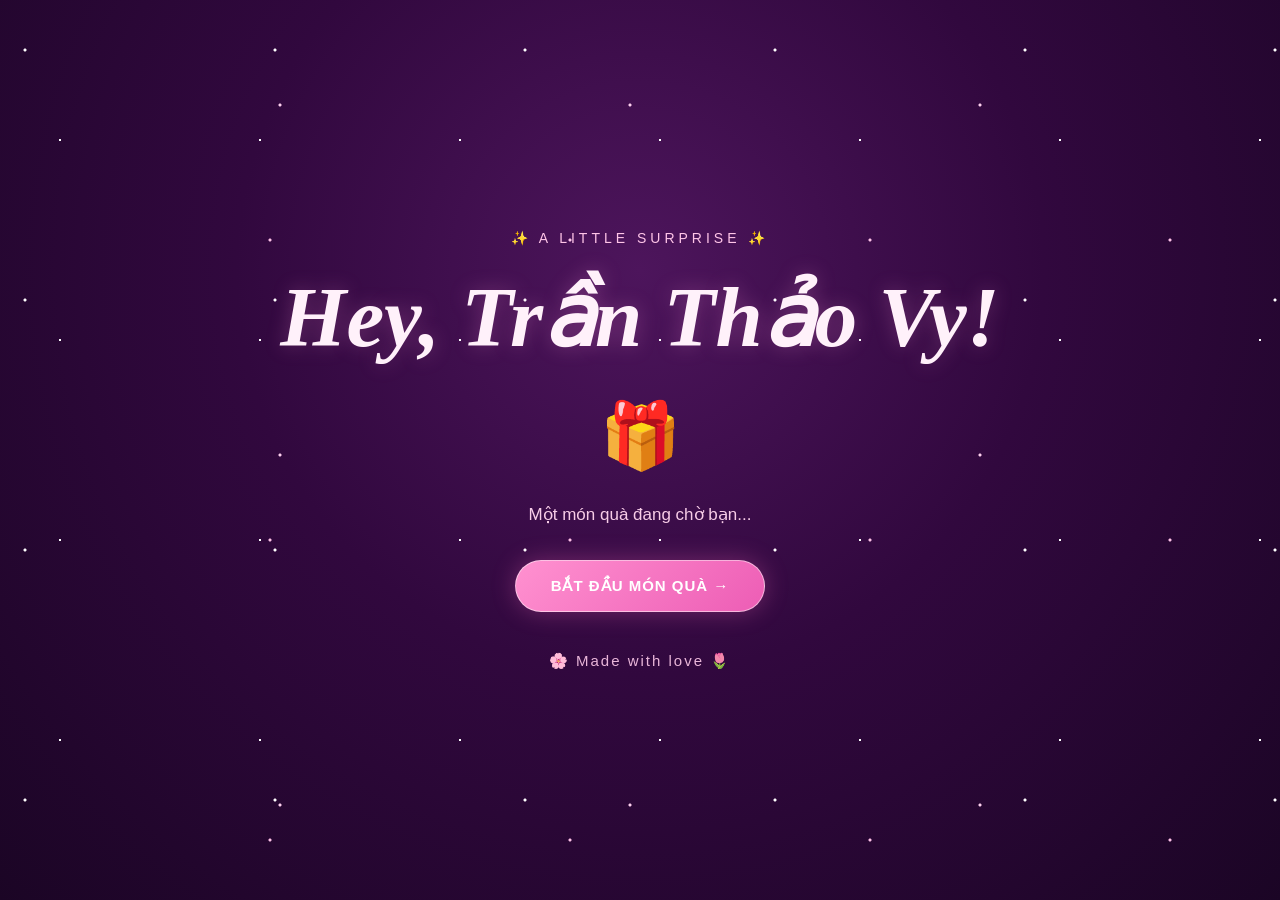
<file: index.html>
<!DOCTYPE html>
<html lang="vi">
<head>
<meta charset="UTF-8">
<meta name="viewport" content="width=device-width, initial-scale=1.0">
<title>A Little Surprise 💗</title>
<link rel="stylesheet" href="styles.css">
</head>

<body>

<main class="home">

    <div class="stars"></div>

    <p class="home-eyebrow">
        ✨ A LITTLE SURPRISE ✨
    </p>

    <h1>
        Hey, Trần Thảo Vy!
    </h1>

    

    <div class="home-gift">
        🎁
    </div>

    <p class="home-hint">
        Một món quà đang chờ bạn...
    </p>

    <a
        href="wish.html"
        target="birthdayFrame"
        onclick="parent.startMusic()"
        class="pink-button home-button">

        BẮT ĐẦU MÓN QUÀ →

    </a>

    <p class="home-footer">
        🌸 Made with love 🌷
    </p>

</main>

</body>
</html>
</file>
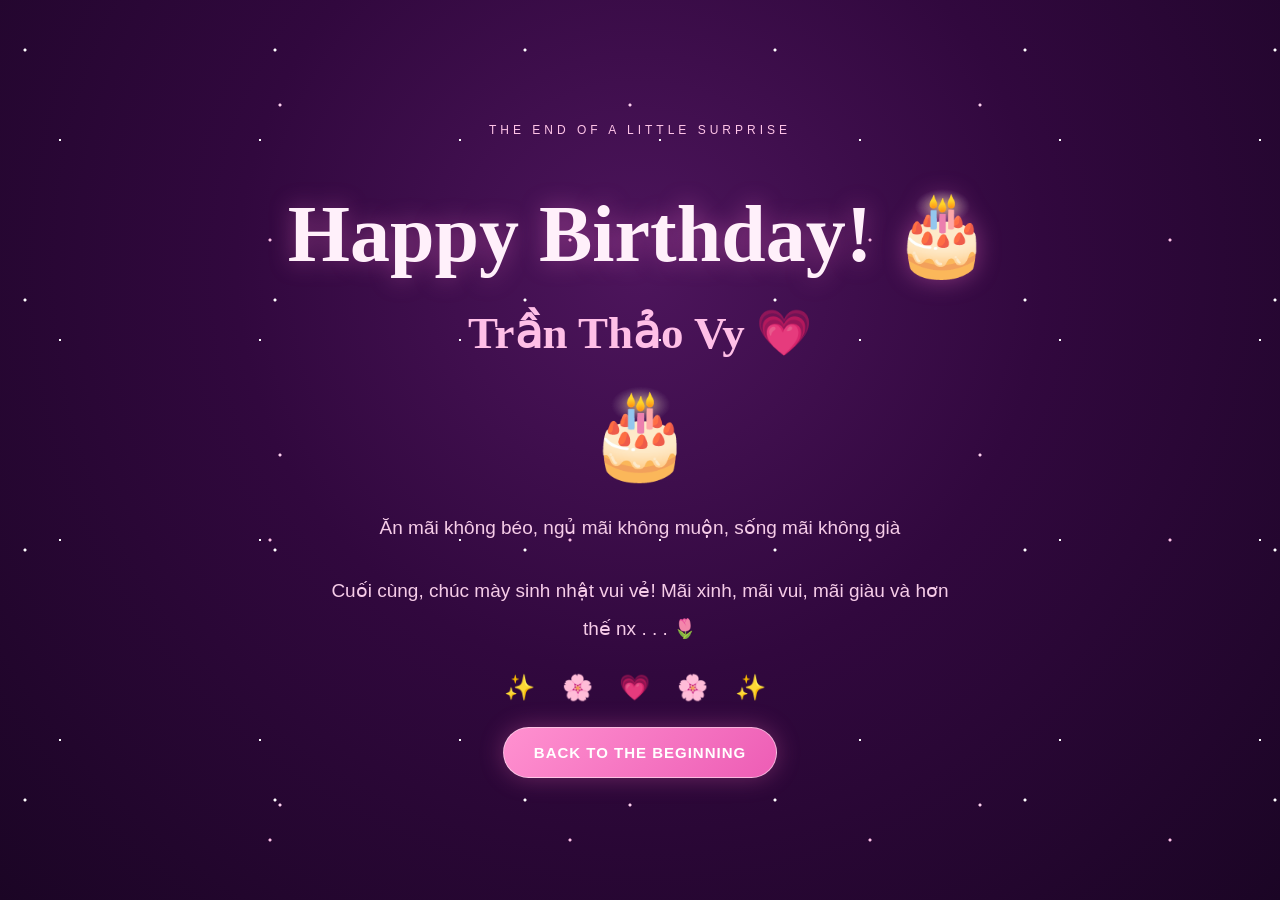
<file: final.html>
<!DOCTYPE html>
<html lang="vi">
<head>
<meta charset="UTF-8">
<meta name="viewport" content="width=device-width, initial-scale=1.0">
<title>Happy Birthday 💗</title>
<link rel="stylesheet" href="styles.css">
</head>

<body>

<main class="final-page">

    <div class="stars"></div>

    <p class="eyebrow">
        THE END OF A LITTLE SURPRISE
    </p>

    <h1>Happy Birthday! 🎂</h1>

    <h2>Trần Thảo Vy 💗</h2>

    <div class="final-cake">
        🎂
    </div>

    <p class="final-message">
	Ăn mãi không béo, ngủ mãi không muộn, sống mãi không già 
    </p>

    <p class="final-message">
       Cuối cùng, chúc mày sinh nhật vui vẻ!
Mãi xinh, mãi vui, mãi giàu và hơn thế nx . . . 🌷
    </p>

    <div class="final-decoration">
        ✨ 🌸 💗 🌸 ✨
    </div>

    <a
        href="index.html"
        target="birthdayFrame"
        class="pink-button">

        BACK TO THE BEGINNING

    </a>

</main>

</body>
</html>
</file>
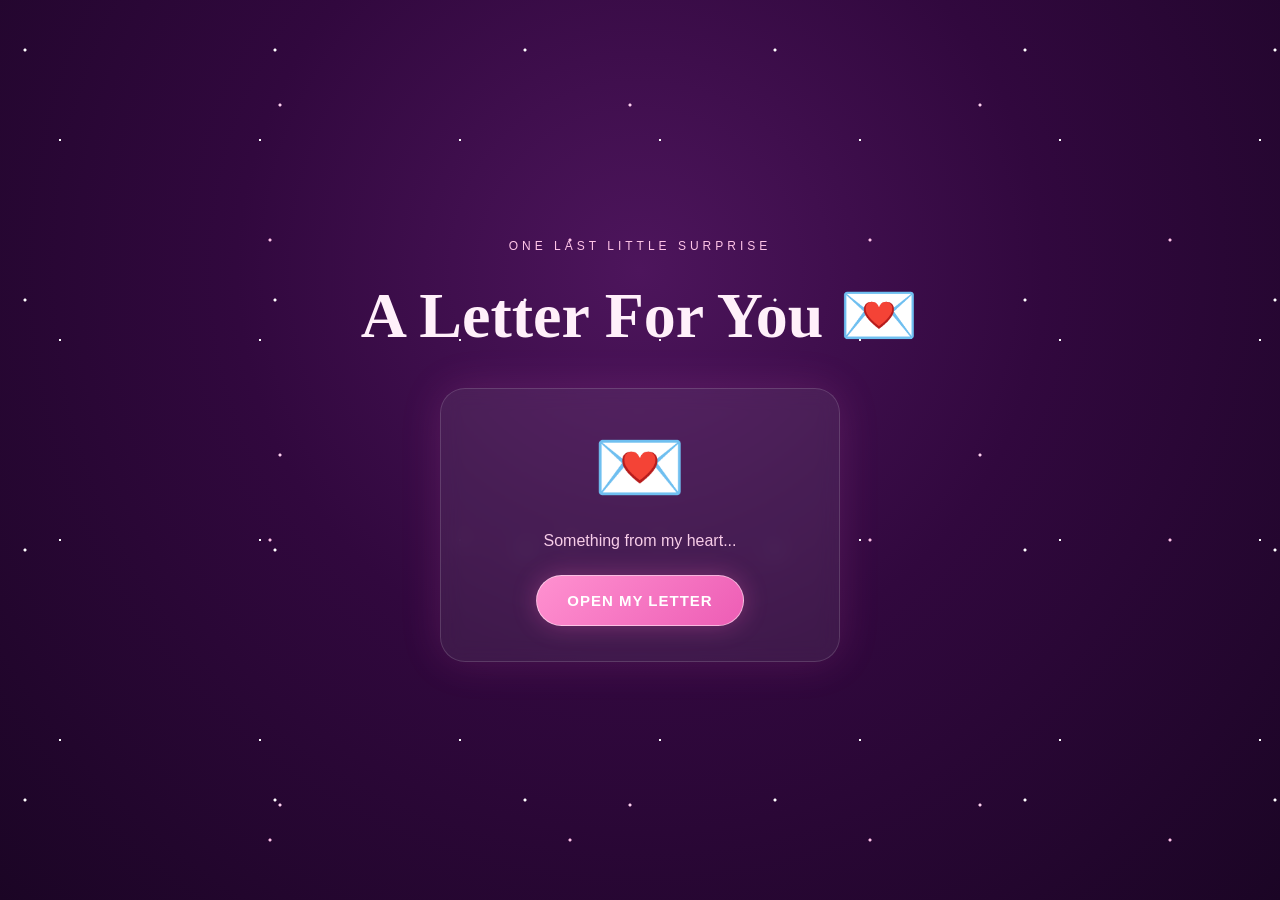
<file: letter.html>
<!DOCTYPE html>
<html lang="vi">
<head>
<meta charset="UTF-8">
<meta name="viewport" content="width=device-width, initial-scale=1.0">
<title>A Letter For You 💌</title>
<link rel="stylesheet" href="styles.css">
</head>

<body>

<main class="letter-page">

    <div class="stars"></div>

    <p class="eyebrow">
        ONE LAST LITTLE SURPRISE
    </p>

    <h1>A Letter For You 💌</h1>

    <!-- ENVELOPE -->

    <div class="envelope" id="envelope">

        <div class="envelope-icon">
            💌
        </div>

        <p>Something from my heart...</p>

        <button
            class="pink-button"
            onclick="openLetter()">

            OPEN MY LETTER

        </button>

    </div>


    <!-- LETTER -->

    <article id="letterContent" class="letter-content hidden">

        <h2>Dear Trần Thảo Vy 💗</h2>

        <p>Happy Birthday Nghia' daughter!</p>

        <p>
            Chúc mày tuổi mới:
            <br>
            Xinh đẹp hơn (dù hiện tại cũng đẹp ròi 😍).
            <br>
            Giàu có hơn để bao bn đi ăn chơi thoải mái.
            <br>
            Sớm tìm được chân ái, ế quá thì để bn chăm 😁😘.
        </p>

        <p>
            Chúc bẹn luôn vui vẻ, hạnh phúc,
            gặp toàn điều tốt đẹp và đặc biệt là
            tiền vào như nước, drama tránh xa,
            nhan sắc bất tử 💸💖
        </p>

        <p>
            Hãy tận hưởng ngày hôm nay thật trọn vẹn nhédddd!!!!!
        </p>

        <h3>Happy Birthday! 🎂</h3>

        <p class="letter-signature">
            From someone who wishes you the best ♡
        </p>

        <p class="letter-love">
            Yêu bẹn 3000 ❤️‍🔥🎂
        </p>

        <a
            href="final.html"
            target="birthdayFrame"
            class="pink-button">

            THE END ✨

        </a>

    </article>

</main>

<script src="script.js"></script>

</body>
</html>
</file>
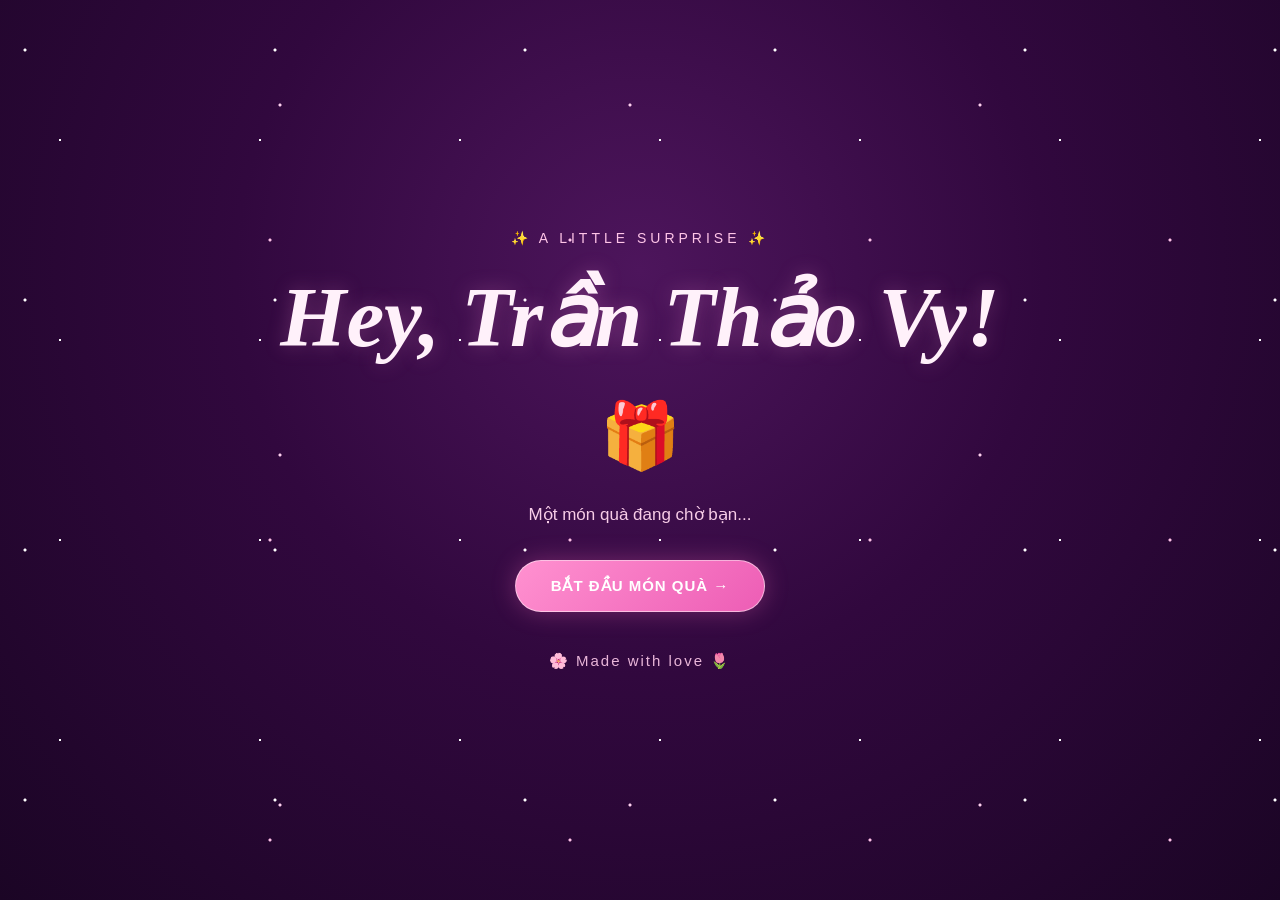
<file: music.html>
<!DOCTYPE html>
<html lang="vi">
<head>
<meta charset="UTF-8">
<meta name="viewport" content="width=device-width, initial-scale=1.0">
<title>Birthday Surprise 💗</title>

<style>
* {
    margin: 0;
    padding: 0;
    box-sizing: border-box;
}

html, body {
    width: 100%;
    height: 100%;
    overflow: hidden;
    background: #26052e;
}

iframe {
    width: 100%;
    height: 100%;
    border: none;
    display: block;
}
</style>
</head>

<body>

<audio id="bgMusic" loop preload="auto">
    <source src="birthday.mp3" type="audio/mpeg">
</audio>

<iframe
    id="birthdayFrame"
    name="birthdayFrame"
    src="index.html">
</iframe>

<script>
function startMusic() {
    const music = document.getElementById("bgMusic");

    music.play().catch(error => {
        console.log("Lỗi phát nhạc:", error);
    });
}
</script>

</body>
</html>
</file>
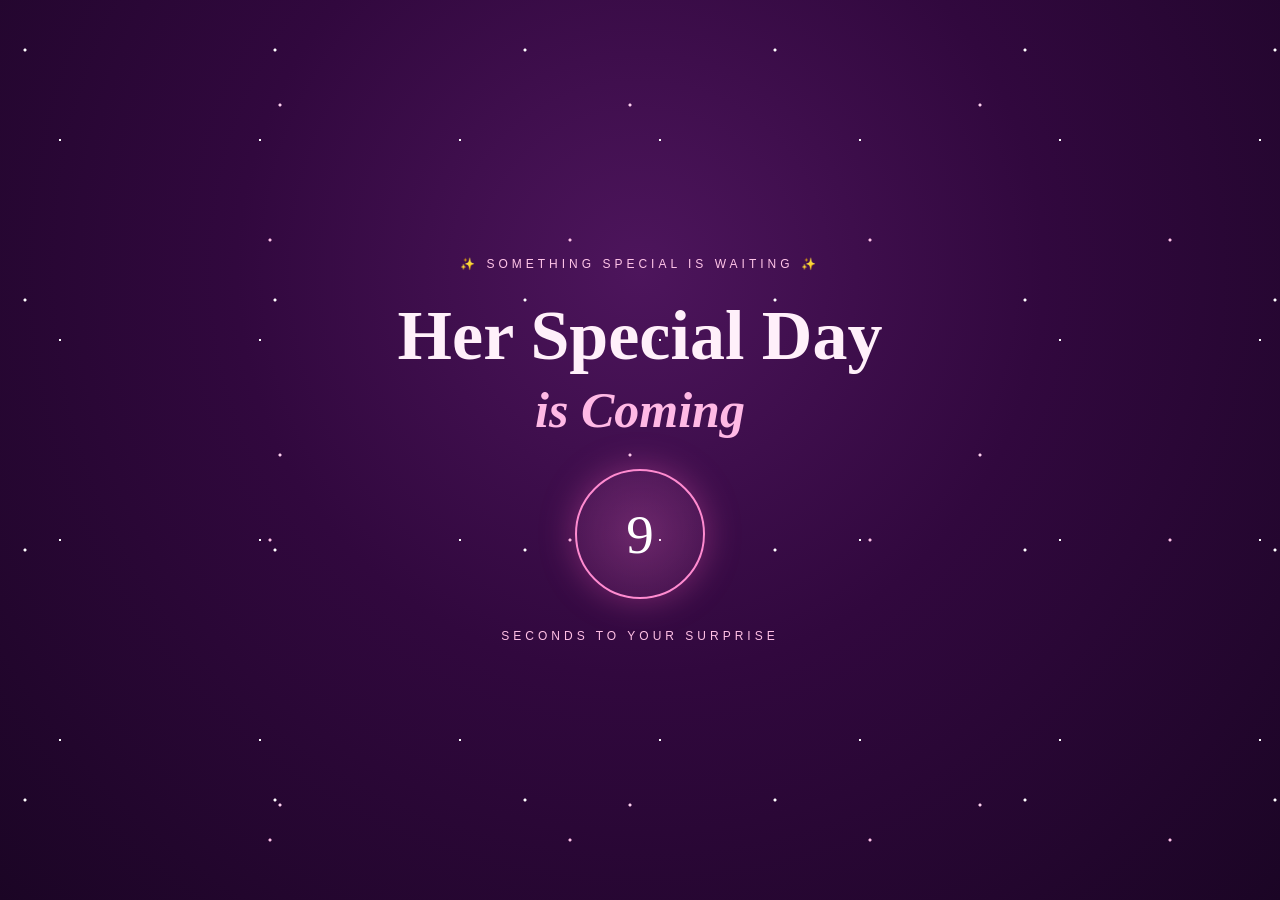
<file: wish.html>
<!DOCTYPE html>
<html lang="vi">
<head>
<meta charset="UTF-8">
<meta name="viewport" content="width=device-width, initial-scale=1.0">
<title>A Little Magic For You 💗</title>
<link rel="stylesheet" href="styles.css">
</head>

<body>

<main class="wish-page">

    <div class="stars"></div>

    <!-- COUNTDOWN -->

    <section id="countdownSection" class="countdown-section">

        <p class="eyebrow">
            ✨ SOMETHING SPECIAL IS WAITING ✨
        </p>

        <h1>Her Special Day</h1>

        <h2>is Coming</h2>

     

        <div id="countdown" class="countdown-number">
            10
        </div>

        <p class="countdown-label">
            SECONDS TO YOUR SURPRISE
        </p>

    </section>


    <!-- MAGIC ORB -->

    <section id="wishContent" class="wish-content hidden">

        <p class="wish-title">
            A LITTLE MAGIC FOR YOU
        </p>

        <div class="magic-container">

            <canvas id="starCanvas"></canvas>

            <button
                id="magicOrb"
                class="magic-orb"
                aria-label="Nhấn vào quả cầu">

                <span class="orb-inner"></span>

            </button>

            <p id="magicHint" class="magic-hint">
                ✨ Nhấn vào đây ✨
            </p>

        </div>

    </section>


    <!-- LETTER REVEAL -->

    <section id="letterReveal" class="letter-reveal hidden">

        <p class="letter-reveal-title">
            SOMETHING FROM MY HEART 💗
        </p>

        <div class="reveal-envelope">

            <div class="reveal-envelope-flap"></div>

            <div class="reveal-envelope-icon">
                💌
            </div>

        </div>

        

        <a
            href="letter.html"
            target="birthdayFrame"
            class="pink-button reveal-button">

            OPEN THE LETTER 💌

        </a>

    </section>

</main>

<script src="script.js"></script>

</body>
</html>
</file>
<file: styles.css>
@import url('https://fonts.googleapis.com/css2?family=Baloo+2:wght@400;500;600;700;800&family=Fredoka:wght@300;400;500;600;700&display=swap');

body {
    font-family: 'Baloo 2', cursive;
}

/* =====================================================
   1. RESET + GLOBAL
===================================================== */

@import url('https://fonts.googleapis.com/css2?family=Quicksand:wght@400;500;600;700&family=Playfair+Display:ital,wght@0,500;0,600;0,700;1,500&display=swap');

* {
    margin: 0;
    padding: 0;
    box-sizing: border-box;
}

html {
    width: 100%;
    min-height: 100%;
    scroll-behavior: smooth;
}

body {
    width: 100%;
    min-height: 100vh;
    overflow-x: hidden;

    font-family: 'Quicksand', sans-serif;

    color: #ffe8f6;

    background:
        radial-gradient(
            circle at 50% 30%,
            #4d155c 0%,
            #31083e 45%,
            #1b0525 100%
        );
}

h1, h2, h3 {
    font-family: 'Playfair Display', serif;
}

a {
    text-decoration: none;
}

button {
    font-family: inherit;
}

.hidden {
    display: none !important;
}


/* =====================================================
   2. BACKGROUND STARS
===================================================== */

.stars {
    position: fixed;
    inset: 0;

    pointer-events: none;

    z-index: 0;

    background-image:
        radial-gradient(
            2px 2px at 10% 20%,
            #ffffff 50%,
            transparent 100%
        ),
        radial-gradient(
            2px 2px at 80% 30%,
            #ffd1f0 50%,
            transparent 100%
        ),
        radial-gradient(
            1.5px 1.5px at 30% 70%,
            #ffffff 50%,
            transparent 100%
        ),
        radial-gradient(
            2px 2px at 90% 80%,
            #ffc2e8 50%,
            transparent 100%
        );

    background-size:
        250px 250px,
        350px 350px,
        200px 200px,
        300px 300px;

    animation: starMove 25s linear infinite;
}

@keyframes starMove {
    from {
        background-position: 0 0;
    }

    to {
        background-position: 250px 350px;
    }
}


/* =====================================================
   3. BUTTON
===================================================== */

.pink-button {
    display: inline-flex;

    justify-content: center;
    align-items: center;

    gap: 8px;

    padding: 16px 30px;

    border: 1px solid rgba(255,255,255,0.5);

    border-radius: 50px;

    background:
        linear-gradient(
            135deg,
            #ff91d0,
            #ed5db5
        );

    color: white;

    font-size: 15px;

    font-weight: 700;

    letter-spacing: 1px;

    cursor: pointer;

    box-shadow:
        0 0 25px rgba(255,105,190,0.3);

    transition:
        transform 0.3s,
        box-shadow 0.3s;
}

.pink-button:hover {
    transform: translateY(-3px);

    box-shadow:
        0 0 35px rgba(255,105,190,0.5);
}

.pink-button:active {
    transform: scale(0.97);
}


/* =====================================================
   4. COMMON EYEBROW
===================================================== */

.eyebrow {
    position: relative;

    z-index: 1;

    color: #ffc5e8;

    font-size: 12px;

    letter-spacing: 4px;

    text-align: center;

    margin-bottom: 25px;
}


/* =====================================================
   5. HOME PAGE
===================================================== */

.home {
    position: relative;

    z-index: 1;

    width: 100%;
    min-height: 100vh;

    display: flex;

    flex-direction: column;

    align-items: center;

    justify-content: center;

    text-align: center;

    padding: 40px 20px;

    gap: 20px;
}

.home > *:not(.stars) {
    position: relative;
    z-index: 1;
}

.home-eyebrow {
    font-size: 14px;

    letter-spacing: 4px;

    color: #ffc5e8;
}

.home h1 {
    max-width: 100%;

    font-size: clamp(35px, 7vw, 85px);

    font-style: italic;

    color: #fff1fa;

    line-height: 1.2;

    text-shadow:
        0 0 20px rgba(255,150,220,0.25);
}

.home-description {
    max-width: 750px;

    font-size: clamp(14px, 2vw, 20px);

    line-height: 1.8;

    color: #f5cfe9;
}

.home-gift {
    font-size: 65px;

    margin: 10px 0;

    animation: giftFloat 2s ease-in-out infinite;
}

@keyframes giftFloat {
    0%, 100% {
        transform: translateY(0);
    }

    50% {
        transform: translateY(-12px);
    }
}

.home-hint {
    font-size: 17px;

    color: #f7cce7;
}

.home-button {
    min-width: 250px;

    margin-top: 15px;
}

.home-footer {
    font-size: 15px;

    letter-spacing: 2px;

    color: #e9b6d9;

    margin-top: 20px;
}


/* =====================================================
   6. WISH PAGE
===================================================== */

.wish-page {
    position: relative;

    z-index: 1;

    width: 100%;
    min-height: 100vh;

    display: flex;

    flex-direction: column;

    align-items: center;

    justify-content: center;

    padding: 35px 20px;

    text-align: center;
}

.wish-page > *:not(.stars) {
    position: relative;
    z-index: 2;
}


/* COUNTDOWN */

.countdown-section {
    width: 100%;

    max-width: 900px;

    animation: fadeUp 1s ease;
}

.countdown-section h1 {
    font-size: clamp(35px, 6vw, 70px);

    color: #fff0fa;

    margin-bottom: 5px;
}

.countdown-section h2 {
    font-size: clamp(28px, 4vw, 50px);

    color: #ffb9e5;

    font-style: italic;
}

.countdown-text {
    margin-top: 25px;

    font-size: 16px;

    color: #f3c9e8;
}

.countdown-number {
    display: flex;

    align-items: center;

    justify-content: center;

    width: 130px;
    height: 130px;

    margin: 30px auto;

    border-radius: 50%;

    border: 2px solid #ff8bd0;

    color: #fff;

    font-family: 'Playfair Display', serif;

    font-size: 55px;

    background:
        radial-gradient(
            circle,
            rgba(255,120,210,0.25),
            rgba(255,120,210,0.05)
        );

    box-shadow:
        0 0 35px rgba(255,100,190,0.35);

    animation: pulse 1s ease-in-out infinite;
}

.countdown-label {
    font-size: 12px;

    letter-spacing: 4px;

    color: #ffc0e5;
}


/* WISH CONTENT */

.wish-content {
    width: 100%;

    display: flex;

    flex-direction: column;

    align-items: center;

    animation: fadeUp 1s ease;
}

.wish-title {
    font-size: clamp(20px, 4vw, 35px);

    font-weight: 700;

    letter-spacing: 4px;

    color: #ffd0ef;

    margin-bottom: 25px;
}


/* MAGIC CONTAINER */

.magic-container {
    position: relative;

    width: min(100%, 850px);

    height: min(65vh, 550px);

    min-height: 300px;

    display: flex;

    align-items: center;

    justify-content: center;
}


/* CANVAS */

#starCanvas {
    position: fixed;

    top: 0;
    left: 0;

    width: 100vw;
    height: 100vh;

    pointer-events: none;

    z-index: 1;
}


/* ORB */

.magic-orb {
    position: relative;

    z-index: 3;

    width: 115px;
    height: 115px;

    border-radius: 50%;

    border: 2px solid rgba(255,255,255,0.6);

    background:
        radial-gradient(
            circle at 35% 30%,
            #ffd5f1,
            #ff7acb 40%,
            #a62b99 80%
        );

    box-shadow:
        0 0 25px #ff91d4,
        0 0 70px rgba(255,100,200,0.4);

    cursor: pointer;

    animation: orbPulse 2s ease-in-out infinite;

    transition:
        transform 0.4s,
        opacity 0.4s;
}

.magic-orb:hover {
    transform: scale(1.1);
}

.orb-inner {
    position: absolute;

    inset: 15px;

    border-radius: 50%;

    border: 1px solid rgba(255,255,255,0.5);

    box-shadow:
        inset 0 0 20px rgba(255,255,255,0.3);
}

@keyframes orbPulse {
    0%, 100% {
        box-shadow:
            0 0 25px #ff91d4,
            0 0 70px rgba(255,100,200,0.4);
    }

    50% {
        box-shadow:
            0 0 45px #ff91d4,
            0 0 100px rgba(255,100,200,0.7);
    }
}


/* HINT */

.magic-hint {
    position: absolute;

    z-index: 3;

    bottom: 25px;

    width: 100%;

    font-size: 20px;

    font-weight: 700;

    color: #ffd4f1;

    animation: hintFloat 1.5s ease-in-out infinite;
}

@keyframes hintFloat {
    0%, 100% {
        transform: translateY(0);
    }

    50% {
        transform: translateY(-7px);
    }
}


/* =====================================================
   7. LETTER REVEAL
===================================================== */

.letter-reveal {
    position: relative;

    z-index: 5;

    width: 100%;

    display: flex;

    flex-direction: column;

    align-items: center;

    justify-content: center;

    margin-top: 30px;

    padding: 25px 15px;

    text-align: center;
}

.letter-reveal-title {
    color: #ffc8e9;

    font-size: 14px;

    letter-spacing: 3px;

    margin-bottom: 20px;
}

.reveal-envelope {
    position: relative;

    width: 120px;
    height: 85px;

    border-radius: 10px;

    background:
        linear-gradient(
            135deg,
            #ffb6e5,
            #ec69bc
        );

    box-shadow:
        0 0 30px rgba(255,110,200,0.4);

    display: flex;

    justify-content: center;

    align-items: center;

    margin: 15px auto;
}

.reveal-envelope-flap {
    position: absolute;

    top: 0;

    width: 0;
    height: 0;

    border-left: 60px solid transparent;
    border-right: 60px solid transparent;

    border-top: 45px solid #ff91d0;
}

.reveal-envelope-icon {
    position: relative;

    z-index: 2;

    font-size: 35px;

    margin-top: 15px;
}

.reveal-text {
    font-size: 15px;

    color: #f8d4ec;

    margin: 15px 0 25px;
}

.reveal-button {
    min-width: 230px;
}


/* =====================================================
   8. LETTER PAGE
===================================================== */

.letter-page {
    position: relative;

    z-index: 1;

    width: 100%;

    min-height: 100vh;

    display: flex;

    flex-direction: column;

    align-items: center;

    justify-content: center;

    padding: 40px 20px;

    text-align: center;
}

.letter-page > *:not(.stars) {
    position: relative;
    z-index: 2;
}

.letter-page h1 {
    font-size: clamp(32px, 5vw, 65px);

    color: #fff0fa;

    margin-bottom: 35px;
}


/* ENVELOPE */

.envelope {
    width: min(100%, 400px);

    padding: 35px 25px;

    border-radius: 25px;

    background:
        rgba(255,255,255,0.07);

    border: 1px solid rgba(255,255,255,0.15);

    box-shadow:
        0 0 40px rgba(255,100,200,0.15);

    backdrop-filter: blur(10px);
}

.envelope-icon {
    font-size: 75px;

    margin-bottom: 20px;

    animation: giftFloat 2s ease-in-out infinite;
}

.envelope p {
    color: #f7cde8;

    margin-bottom: 25px;

    font-size: 16px;
}


/* LETTER CONTENT */

.letter-content {
    width: min(100%, 750px);

    padding: clamp(25px, 5vw, 50px);

    margin-top: 20px;

    border-radius: 25px;

    background:
        linear-gradient(
            145deg,
            rgba(255,225,245,0.97),
            rgba(255,190,230,0.94)
        );

    color: #6b174d;

    box-shadow:
        0 0 50px rgba(255,100,200,0.25);

    text-align: left;

    line-height: 2;

    animation: fadeUp 1s ease;
}

.letter-content h2 {
    text-align: center;

    font-size: clamp(23px, 4vw, 35px);

    margin-bottom: 25px;

    color: #a52c78;
}

.letter-content p {
    font-size: 16px;

    margin-bottom: 20px;

    overflow-wrap: anywhere;
}

.letter-content h3 {
    text-align: center;

    font-size: 27px;

    color: #d43891;

    margin: 25px 0;
}

.letter-signature {
    font-style: italic;

    text-align: center;

    margin-top: 30px;
}

.letter-love {
    text-align: right;

    font-weight: 700;

    font-size: 20px !important;

    color: #c62982;
}

.letter-content > .pink-button {
    display: flex;

    width: fit-content;

    margin: 30px auto 0;
}


/* =====================================================
   9. FINAL PAGE
===================================================== */

.final-page {
    position: relative;

    z-index: 1;

    width: 100%;
    min-height: 100vh;

    display: flex;

    flex-direction: column;

    align-items: center;

    justify-content: center;

    text-align: center;

    padding: 40px 20px;

    gap: 25px;
}

.final-page > *:not(.stars) {
    position: relative;
    z-index: 2;
}

.final-page h1 {
    font-size: clamp(35px, 7vw, 80px);

    color: #fff0fa;

    text-shadow:
        0 0 25px rgba(255,120,210,0.4);
}

.final-page h2 {
    font-size: clamp(25px, 4vw, 45px);

    color: #ffbfe7;
}

.final-cake {
    font-size: 85px;

    animation: giftFloat 2s ease-in-out infinite;
}

.final-message {
    max-width: 650px;

    font-size: clamp(15px, 2vw, 19px);

    line-height: 2;

    color: #f6cce8;
}

.final-decoration {
    font-size: 25px;

    letter-spacing: 10px;
}


/* =====================================================
   10. ANIMATIONS
===================================================== */

.fade-in {
    animation: fadeIn 1s ease forwards;
}

@keyframes fadeIn {
    from {
        opacity: 0;
    }

    to {
        opacity: 1;
    }
}

@keyframes fadeUp {
    from {
        opacity: 0;
        transform: translateY(25px);
    }

    to {
        opacity: 1;
        transform: translateY(0);
    }
}

@keyframes pulse {
    0%, 100% {
        transform: scale(1);
    }

    50% {
        transform: scale(1.04);
    }
}


/* =====================================================
   11. RESPONSIVE MOBILE
===================================================== */

@media (max-width: 600px) {

    .home {
        padding: 30px 18px;
        gap: 18px;
    }

    .home h1 {
        font-size: clamp(32px, 9vw, 48px);
    }

    .home-description {
        font-size: 14px;
    }

    .home-gift {
        font-size: 55px;
    }

    .home-button {
        min-width: 220px;
        padding: 15px 22px;
        font-size: 13px;
    }

    .countdown-section h1 {
        font-size: 35px;
    }

    .countdown-section h2 {
        font-size: 28px;
    }

    .countdown-number {
        width: 105px;
        height: 105px;
        font-size: 45px;
    }

    .wish-title {
        font-size: 20px;
        letter-spacing: 2px;
    }

    .magic-container {
        height: 50vh;
        min-height: 260px;
    }

    .magic-orb {
        width: 90px;
        height: 90px;
    }

    .magic-hint {
        font-size: 17px;
        bottom: 10px;
    }

    .letter-reveal {
        margin-top: 15px;
    }

    .letter-content {
        padding: 25px 20px;
    }

    .letter-content p {
        font-size: 14px;
        line-height: 1.9;
    }

    .letter-content h2 {
        font-size: 25px;
    }

    .letter-content h3 {
        font-size: 23px;
    }

    .letter-love {
        font-size: 17px !important;
    }

    .pink-button {
        font-size: 13px;
        padding: 14px 22px;
    }

    .final-cake {
        font-size: 65px;
    }

    .final-message {
        font-size: 14px;
    }

    .final-decoration {
        font-size: 20px;
        letter-spacing: 5px;
    }
}


/* =====================================================
   12. SMALL MOBILE
===================================================== */

@media (max-width: 380px) {

    .home h1 {
        font-size: 30px;
    }

    .home-eyebrow {
        font-size: 11px;
        letter-spacing: 2px;
    }

    .countdown-text {
        font-size: 13px;
    }

    .countdown-label {
        font-size: 10px;
        letter-spacing: 2px;
    }

    .letter-content {
        padding: 20px 15px;
    }

}
</file>
